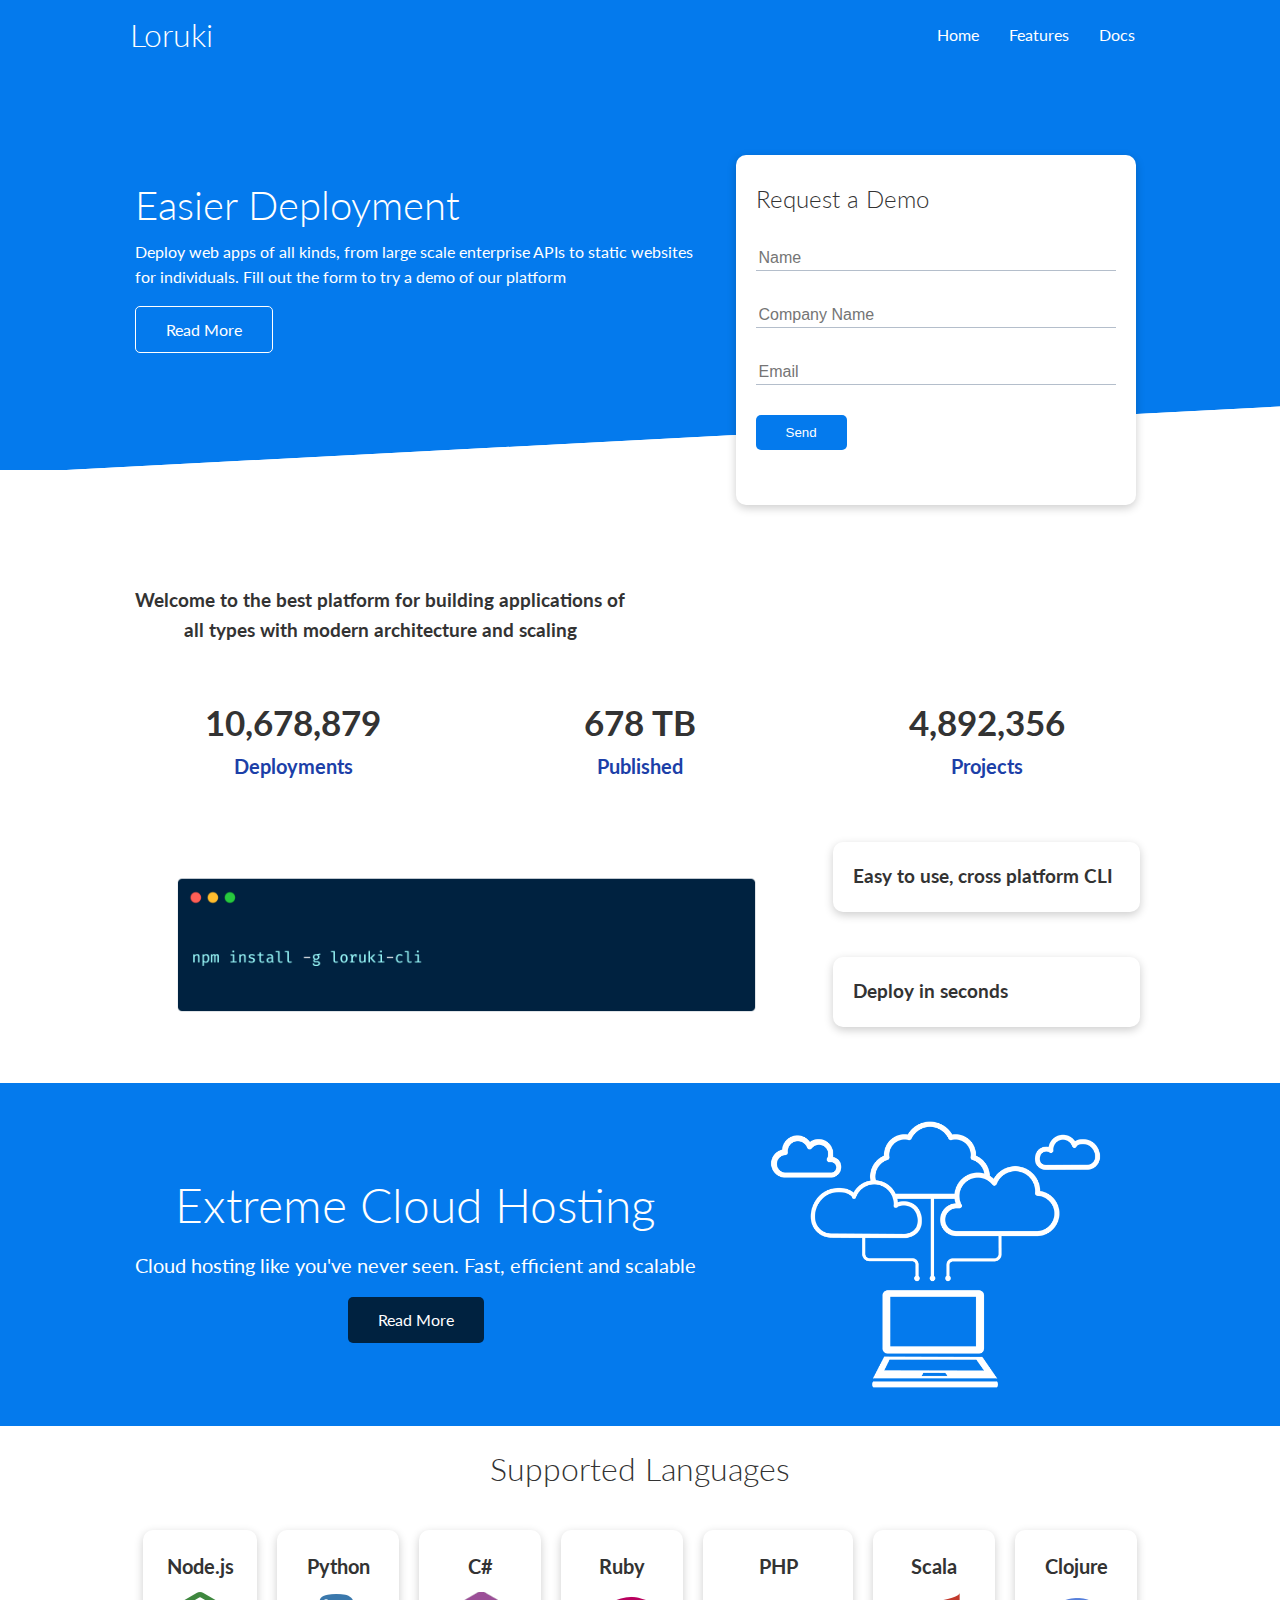
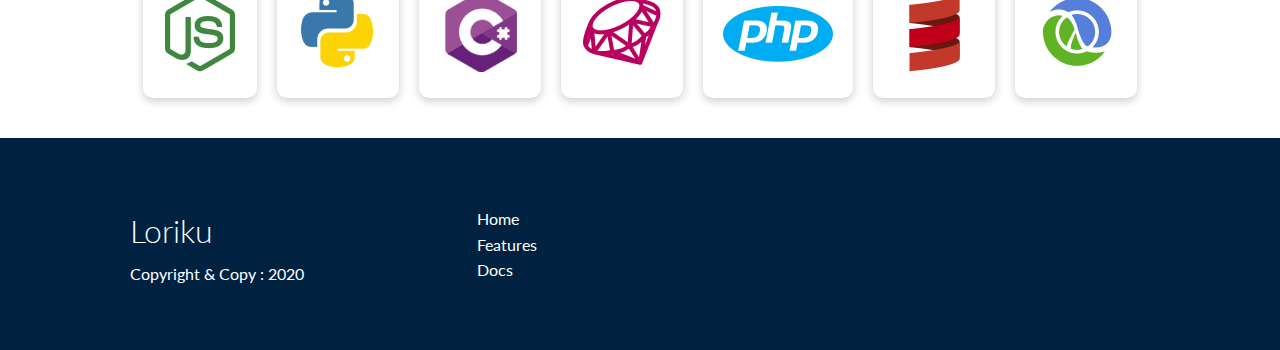
<file: index.html>
<!DOCTYPE html>
<html lang="en">
<head>
   
    <meta charset="UTF-8">
    <meta http-equiv="Content-Security-Policy" script-src='unsafe-inline'>
    <meta name="viewport" content="width=device-width, initial-scale=1.0">

    <link rel="stylesheet" href="https://cdnjs.cloudflare.com/ajax/libs/font-awesome/5.15.3/css/all.min.css" integrity="sha512-iBBXm8fW90+nuLcSKlbmrPcLa0OT92xO1BIsZ+ywDWZCvqsWgccV3gFoRBv0z+8dLJgyAHIhR35VZc2oM/gI1w==" crossorigin="anonymous" referrerpolicy="no-referrer" />
    <link rel="stylesheet" href="css/style.css" />
    <link rel="stylesheet" href="css/utilities.css" />
    <title>Loruki | Website Hosting for Everyone</title>

    <script src="app.js"></script>

</head>
<body>
    <div class="navbar">
        <div class="container flex">
            <h1 class="logo">Loruki</h1>
                <nav>
                    <ul>
                        <li><a href="index.html">Home</a></li>
                        <li><a href="features.html">Features</a></li>
                        <li><a href="docs.html">Docs</a></li>
                    </ul>
                </nav>
        </div>
    </div>

    <!-- Showcase -->
    <section class="showcase">
        <div class="container grid">
            <div class="showcase-text">
                <h1>Easier Deployment</h1>
                <p>Deploy web apps of all kinds, from large scale enterprise APIs to static websites for individuals. Fill out the form to try a demo of our platform</p>
                <a href="features.html" class="btn btn-outline my-1">Read More</a>
            </div>
       

            <div class="showcase-form card">
                <h2>Request a Demo</h2>
                <form>
                    <div class="form-control">
                        <input type="text" name="name" placeholder="Name" required>
                    </div>
                    <div class="form-control">
                        <input type="text" name="company" placeholder="Company Name" required>
                    </div>
                    <div class="form-control">
                        <input type="email" name="email" placeholder="Email" required>
                    </div>
                    <input type="submit" value="Send" class="btn btn-primary">
                </form>
            </div>
        </div>

    </section>

    <section class="stats">
        <div class="container">
            <h3 class="stats-heading text-center my-1">
                Welcome to the best platform for building applications of all types with modern architecture and scaling
            </h3>
            <grid class="grid grid-3 text-center my-4">
                <div>
                    <i class="fas fa-server fa-3x"></i>
                    <h3>10,678,879</h3>
                    <p class="text-secondary">Deployments</p>
                </div>
                <div>
                    <i class="fas fa-upload fa-3x"></i>
                    <h3>678 TB</h3>
                    <p class="text-secondary">Published</p>
                </div>
                <div>
                    <i class="fas fa-project-diagram fa-3x"></i>
                    <h3>4,892,356</h3>
                    <p class="text-secondary">Projects</p>
                </div>
            </grid>
        </div>
    </section>
    
    <!-- Cli -->
    <section class="cli">
        <div class="container grid">
            <img src="images/cli.png" alt="">
            <div class="card">
                <h3>Easy to use, cross platform CLI</h3>
            </div>
            <div class="card">
                <h3>Deploy in seconds</h3>
            </div>
        </div>
    </section>

    <!-- Cloud -->
    <section class="cloud bg-primary my-2 py-2">
        <div class="container grid">
            <div class="text-center">
                <h2 class="lg">Extreme Cloud Hosting</h2>
                <p class="lead my-1">Cloud hosting like you've never seen. Fast, efficient and scalable</p>
                <a href="features.html" class="btn btn-dark">Read More</a>
            </div>
            <img src="images/cloud.png" alt="">
        </div>
    </section>

    <!-- Languages -->
    <section class="languages">
        <h2 class="md text-center my-2">
            Supported Languages
        </h2>
        <div class="container flex">
            <div class="card">
                <h4>Node.js</h4>
                <img src="images/logos/node.png" alt="">
            </div>
            <div class="card">
                <h4>Python</h4>
                <img src="images/logos/python.png" alt="">
              </div>
              <div class="card">
                <h4>C#</h4>
                <img src="images/logos/csharp.png" alt="">
              </div>
              <div class="card">
                <h4>Ruby</h4>
                <img src="images/logos/ruby.png" alt="">
              </div>
              <div class="card">
                <h4>PHP</h4>
                <img src="images/logos/php.png" alt="">
              </div>
              <div class="card">
                <h4>Scala</h4>
                <img src="images/logos/scala.png" alt="">
              </div>
              <div class="card">
                <h4>Clojure</h4>
                <img src="images/logos/clojure.png" alt="">
              </div>
        </div>
    </section>

    <!-- Footer -->
    <footer class="footer bg-dark py-5">
        <div class="container grid grid-3">
            <div>
                <h1>Loriku</h1>
                <p>Copyright & Copy : 2020</p>
            </div>
            <nav>
                <ul>
                    <li><a href="index.html">Home</a></li>
                    <li><a href="features.html">Features</a></li>
                    <li><a href="docs.html">Docs</a></li>
                </ul>
            </nav>
            <div class="social">
                <a href="#"><i class="fab fa-github fa-2x"></i></a>
                <a href="#"><i class="fab fa-facebook fa-2x"></i></a>
                <a href="#"><i class="fab fa-instagram fa-2x"></i></a>
                <a href="#"><i class="fab fa-twitter fa-2x"></i></a>
            </div>
        </div>
    </footer>

</body>
</html>
</file>
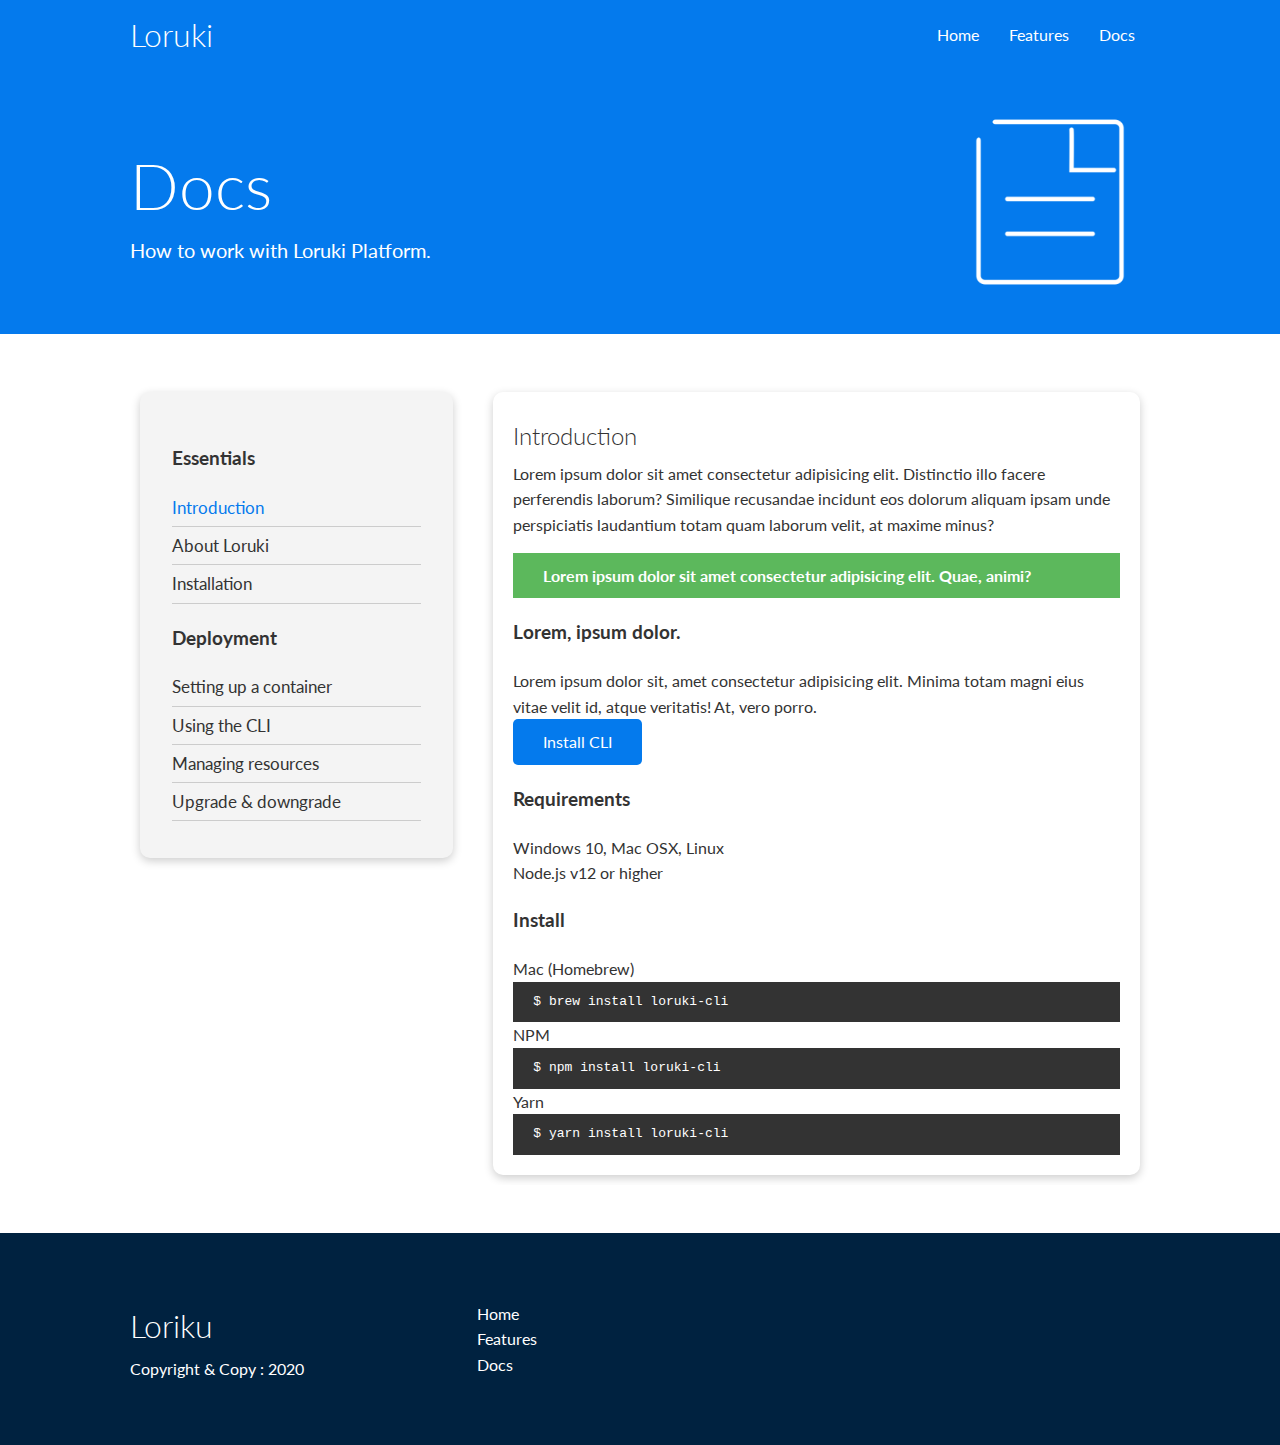
<file: docs.html>
<!DOCTYPE html>
<html lang="en">
<head>
    <meta charset="UTF-8">
    <meta name="viewport" content="width=device-width, initial-scale=1.0">

    <link rel="stylesheet" href="https://cdnjs.cloudflare.com/ajax/libs/font-awesome/5.15.3/css/all.min.css" integrity="sha512-iBBXm8fW90+nuLcSKlbmrPcLa0OT92xO1BIsZ+ywDWZCvqsWgccV3gFoRBv0z+8dLJgyAHIhR35VZc2oM/gI1w==" crossorigin="anonymous" referrerpolicy="no-referrer" />
    <link rel="stylesheet" href="css/style.css" />
    <link rel="stylesheet" href="css/utilities.css" />
    <title>Loruki | Website Hosting for Everyone</title>
</head>
<body>
    <div class="navbar">
        <div class="container flex">
            <h1 class="logo">Loruki</h1>
                <nav>
                    <ul>
                        <li><a href="index.html">Home</a></li>
                        <li><a href="features.html">Features</a></li>
                        <li><a href="docs.html">Docs</a></li>
                    </ul>
                </nav>
        </div>
    </div>

    <!-- Head -->
    <section class="docs-head bg-primary py-3">
        <div class="container grid">
            <div>
                <h1 class="xl">Docs</h1>
                <p class="lead">
                   How to work with Loruki Platform.
                </p>
            </div>
            <img src="images/docs.png" alt="">
        </div>
    </section>

    <section class="docs-main my-4">
        <div class="container grid">
            <div class="card bg-light p-3">
                <h3 class="my-2">Essentials</h3>
                <nav>
                    <ul>
                        <li><a class="text-primary" href="#">Introduction</a></li>
                        <li><a href="#">About Loruki</a></li>
                        <li><a href="#">Installation</a></li>
                    </ul>
                </nav>

                <h3 class="my-2">Deployment</h3>
                <nav>
                    <ul>
                        <li><a href="#">Setting up a container</a></li>
							<li><a href="#">Using the CLI</a></li>
							<li><a href="#">Managing resources</a></li>
							<li><a href="#">Upgrade & downgrade</a></li>
                    </ul>
                </nav>
            </div>
            <div class="card">
                <h2>Introduction</h2>
                <p>Lorem ipsum dolor sit amet consectetur adipisicing elit. Distinctio illo facere perferendis laborum? Similique recusandae incidunt eos dolorum aliquam ipsam unde perspiciatis laudantium totam quam laborum velit, at maxime minus?</p>

                <div class="alert alert-success">
                    <i class="fas fa-info"></i> Lorem ipsum dolor sit amet consectetur adipisicing elit. Quae, animi?
                </div>

                <h3>Lorem, ipsum dolor.</h3>
                <p>Lorem ipsum dolor sit, amet consectetur adipisicing elit. Minima totam magni eius vitae velit id, atque veritatis! At, vero porro.</p>
                <a href="#" class="btn btn-primary">Install CLI</a>

                <h3>Requirements</h3>
                <ul>
                    <li>Windows 10, Mac OSX, Linux</li>
                    <li>Node.js v12 or higher</li>
                </ul>

                <h3>Install</h3>
                <p>Mac (Homebrew)</p>
                <pre><code>$ brew install loruki-cli</code></pre>
                <p>NPM</p>
                <pre><code>$ npm install loruki-cli</code></pre>
                <p>Yarn</p>
                <pre><code>$ yarn install loruki-cli</code></pre>

            </div>
            </div>
        </div>
    </section>

    <!-- Footer -->
    <footer class="footer bg-dark py-5">
        <div class="container grid grid-3">
            <div>
                <h1>Loriku</h1>
                <p>Copyright & Copy : 2020</p>
            </div>
            <nav>
                <ul>
                    <li><a href="index.html">Home</a></li>
                    <li><a href="features.html">Features</a></li>
                    <li><a href="docs.html">Docs</a></li>
                </ul>
            </nav>
            <div class="social">
                <a href="#"><i class="fab fa-github fa-2x"></i></a>
                <a href="#"><i class="fab fa-facebook fa-2x"></i></a>
                <a href="#"><i class="fab fa-instagram fa-2x"></i></a>
                <a href="#"><i class="fab fa-twitter fa-2x"></i></a>
            </div>
        </div>
    </footer>

</body>
</html>
</file>
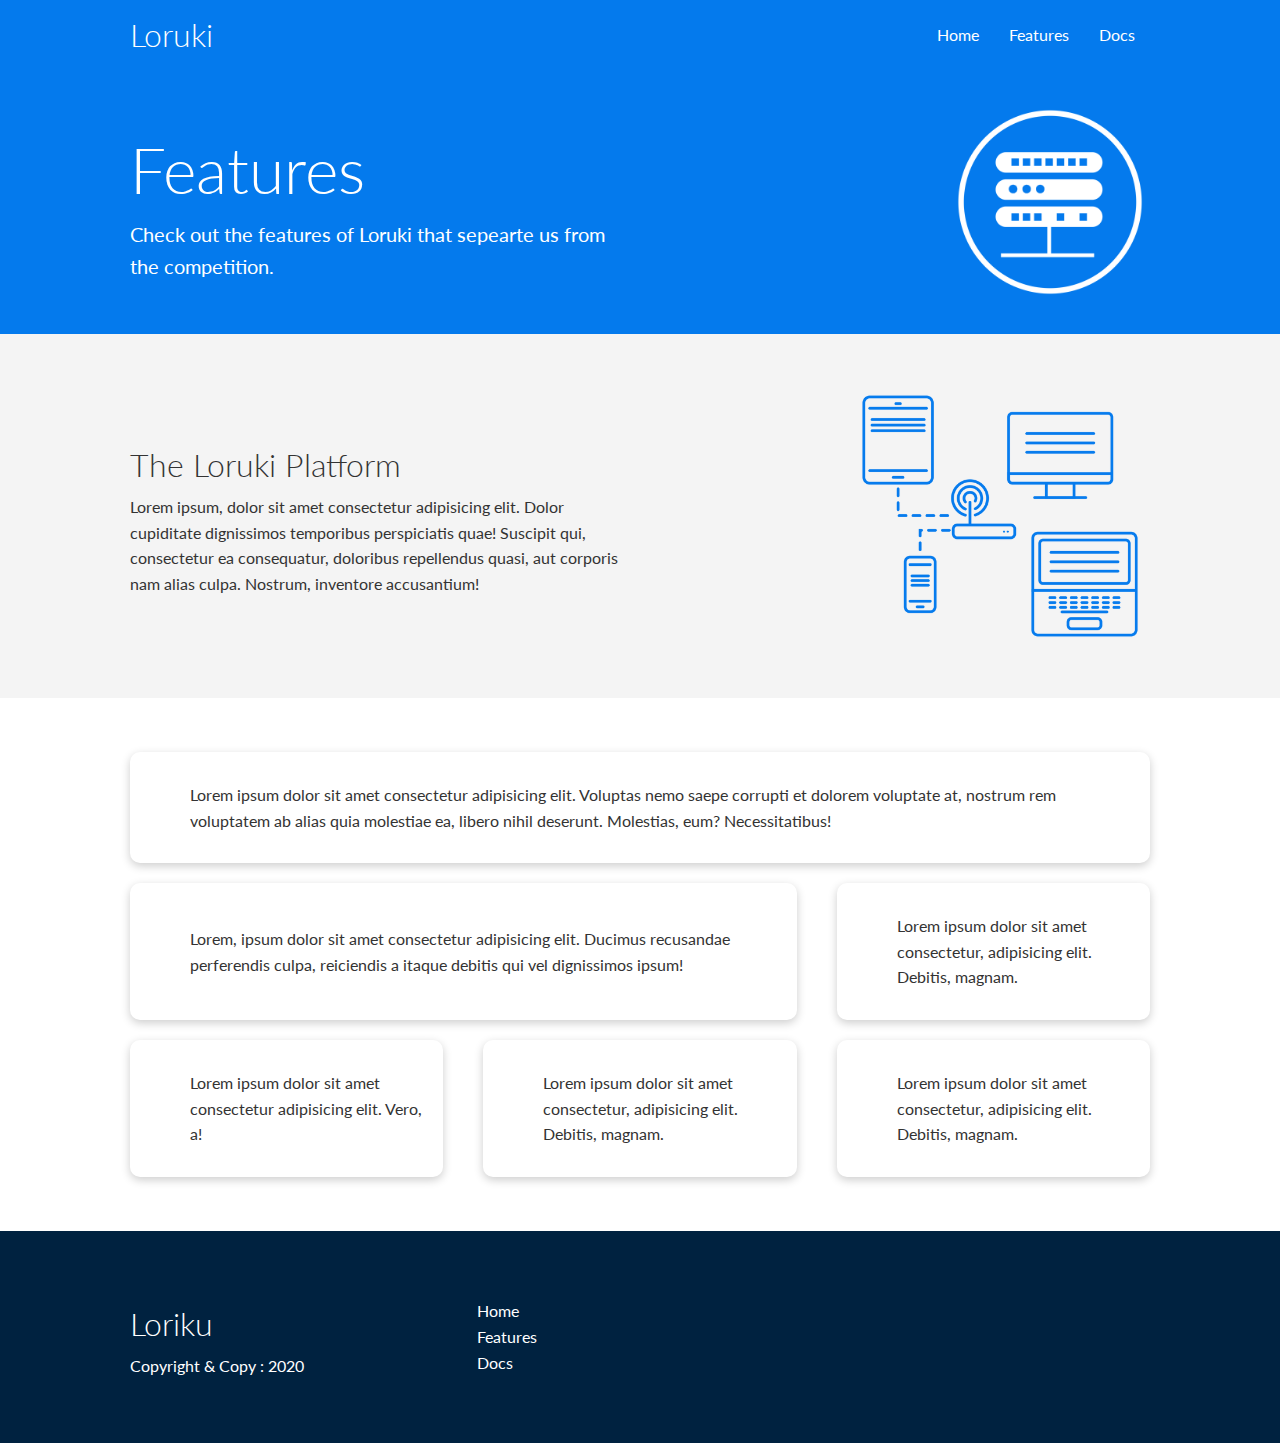
<file: features.html>
<!DOCTYPE html>
<html lang="en">
<head>
    <meta charset="UTF-8">
    <meta name="viewport" content="width=device-width, initial-scale=1.0">

    <link rel="stylesheet" href="https://cdnjs.cloudflare.com/ajax/libs/font-awesome/5.15.3/css/all.min.css" integrity="sha512-iBBXm8fW90+nuLcSKlbmrPcLa0OT92xO1BIsZ+ywDWZCvqsWgccV3gFoRBv0z+8dLJgyAHIhR35VZc2oM/gI1w==" crossorigin="anonymous" referrerpolicy="no-referrer" />
    <link rel="stylesheet" href="css/style.css" />
    <link rel="stylesheet" href="css/utilities.css" />
    <title>Loruki | Website Hosting for Everyone</title>
</head>
<body>
    <div class="navbar">
        <div class="container flex">
            <h1 class="logo">Loruki</h1>
                <nav>
                    <ul>
                        <li><a href="index.html">Home</a></li>
                        <li><a href="features.html">Features</a></li>
                        <li><a href="docs.html">Docs</a></li>
                    </ul>
                </nav>
        </div>
    </div>

    <!-- Head -->
    <section class="features-head bg-primary py-3">
        <div class="container grid">
            <div>
                <h1 class="xl">Features</h1>
                <p class="lead">
                    Check out the features of Loruki that sepearte us from the competition.
                </p>
            </div>
            <img src="images/server.png" alt="">
        </div>
    </section>

    <!-- SubHead -->
    <section class="features-sub-head bg-light py-3">
        <div class="container grid">
            <div>
                <h1 class="md">The Loruki Platform</h1>
                <p>
                    Lorem ipsum, dolor sit amet consectetur adipisicing elit. Dolor cupiditate dignissimos temporibus perspiciatis quae! Suscipit qui, consectetur ea consequatur, doloribus repellendus quasi, aut corporis nam alias culpa. Nostrum, inventore accusantium!
                </p>
            </div>
            <img src="images/server2.png" alt="">
        </div>
    </section>

    <section class="features-main my-2">
        <div class="container grid grid-3">
            <div class="card flex">
                <i class="fas fa-server fa-3x"></i>
                <p>Lorem ipsum dolor sit amet consectetur adipisicing elit. Voluptas nemo saepe corrupti et dolorem voluptate at, nostrum rem voluptatem ab alias quia molestiae ea, libero nihil deserunt. Molestias, eum? Necessitatibus!</p>
            </div>
            <div class="card flex">
                <i class="fas fa-network-wired fa-3x"></i>
                <p>
                    Lorem, ipsum dolor sit amet consectetur adipisicing elit. Ducimus
                    recusandae perferendis culpa, reiciendis a itaque debitis qui vel
                    dignissimos ipsum!
                </p>
            </div>
            <div class="card flex">
                <i class="fas fa-laptop-code fa-3x"></i>
                <p>
                    Lorem ipsum dolor sit amet consectetur, adipisicing elit. Debitis,
                    magnam.
                </p>
            </div>
            <div class="card flex">
                <i class="fas fa-database fa-3x"></i>
                <p>
                    Lorem ipsum dolor sit amet consectetur adipisicing elit. Vero, a!
                </p>
            </div>
            <div class="card flex">
                <i class="fas fa-power-off fa-3x"></i>
                <p>
                    Lorem ipsum dolor sit amet consectetur, adipisicing elit. Debitis,
                    magnam.
                </p>
            </div>
            <div class="card flex">
                <i class="fas fa-upload fa-3x"></i>
                <p>
                    Lorem ipsum dolor sit amet consectetur, adipisicing elit. Debitis,
                    magnam.
                </p>
            </div>
        </div>
    </section>

    <!-- Footer -->
    <footer class="footer bg-dark py-5">
        <div class="container grid grid-3">
            <div>
                <h1>Loriku</h1>
                <p>Copyright & Copy : 2020</p>
            </div>
            <nav>
                <ul>
                    <li><a href="index.html">Home</a></li>
                    <li><a href="features.html">Features</a></li>
                    <li><a href="docs.html">Docs</a></li>
                </ul>
            </nav>
            <div class="social">
                <a href="#"><i class="fab fa-github fa-2x"></i></a>
                <a href="#"><i class="fab fa-facebook fa-2x"></i></a>
                <a href="#"><i class="fab fa-instagram fa-2x"></i></a>
                <a href="#"><i class="fab fa-twitter fa-2x"></i></a>
            </div>
        </div>
    </footer>

</body>
</html>
</file>
<file: css/style.css>
@import url('https://fonts.googleapis.com/css2?family=Lato&display=swap');

:root{
  --primary-color: #047aed;
  --secondary-color: #1c3fa8;
  --dark-color: #002240;
  --light-color: #f4f4f4;
  --success-color: #5cb85c;
  --error-color: #d9534f;
}

*{
    box-sizing: border-box;
    padding: 0%;
    margin: 0%;
}

body{
    font-family: 'Lato', sans-serif;
    color: #333;
    line-height: 1.6;
}

ul{
    list-style-type: none;
}

a{
    text-decoration: none;
    color: #333;
}

h1, h2{
    font-weight: 300;
    line-height: 1.2;
    margin: 10px 0;
}

p{
    margin: 10px,0;
}

image{
    width: 100%;
}

code , pre{
    background: #333;
    color: #fff;
    padding: 10px;
}

/* Navbar */
.navbar{
    background-color:var(--primary-color);
    color: #fff;
    height: 70px;
}

.navbar .flex{
    justify-content: space-between;
}

.navbar ul{
    display: flex;
}

.navbar a{
    color: white;
    padding: 10px;
    margin: 0 5px;
}

.navbar a:hover{
    border-bottom:2px white solid;
}


/* Showcase */
.showcase{
    height: 400px;
    background-color: var(--primary-color);
    color: white;
    position: relative;
}

.showcase h1{
    font-size: 40px;
}

.showcase p1{
    margin: 20px 0;
}

.showcase .grid{
    overflow: visible;
    grid-template-columns: 55% auto;
    gap: 30px;
}

.showcase-text{
    animation: slideInFromLeft 1s ease-in;
}
.showcase-form{
    position: relative;
    top: 60px;
    height: 350px;
    width: 400px;
    padding: 40px;
    z-index: 100;
    justify-self: flex-end;
    animation: slideInFromRight 1s ease-in;
}

.showcase-form .form-control {
    margin: 30px 0;
}

.showcase-form input[type='text'],
.showcase-form input[type='email']{
    border: 0;
    border-bottom: 1px solid #b4becb;
    width: 100%;
    padding: 3px;
    font-size: 16px;
}

.showcase-form input:focus{
   outline: none;
}

.showcase::before,
.showcase::after {
  content: '';
  position: absolute;
  height: 100px;
  bottom: -70px;
  right: 0;
  left: 0;
  background: #fff;
  transform: skewY(-3deg);
  -webkit-transform: skewY(-3deg);
  -moz-transform: skewY(-3deg);
  -ms-transform: skewY(-3deg);
}

/* Stats */
.stats{
    padding-top: 100px;
    animation: slideInFromBottom 1s ease-in;
}

.stats-heading{
    max-width: 500px;
    margin: auto;
}

.stats .grid h3{
    font-size: 35px;
}

.stats .grid p{
    font-size: 20px;
    font-weight: bold;
}

/* Cli */
.cli .grid{
    grid-template-columns: repeat(3,1fr);
    grid-template-rows: repeat(2,1fr);
}

.cli img{
    width: 100%;
}
.cli .grid > *:first-child{
    grid-row: 1 / span2;
    grid-column: 1 / span 2;
}

/* Cloud */
.cloud .grid {
    grid-template-columns: 4fr 3fr;
}

.cloud .grid img{
    width: 100%;
}

/* Languages */
.languages .flex{
    flex-wrap: wrap;
}

.languages .card{
    text-align: center;
    margin: 18px 10px 40px;
    transition: 0.2s ease-in;
}

.languages .card h4{
    font-size: 20px;
    margin-bottom: 10px;
}

.languages .card:hover{
    transform: translateY(-15px);
}

/* Footer */
.footer .social a{
    margin: 0 10px;
}

/* Features */
.features-head img , .docs-head img{
    width: 200px;
    justify-self: flex-end;
}
 
.features-sub-head img{
    width: 300px;
    justify-self: flex-end;
}

.features-sub-head{
    color: black;
}

.features-main .card>i{
    margin: 20px;
}

.features-main .grid{
    padding: 30px;
}

.features-main .grid > *:first-child{
    grid-column: 1 / span 3;
}

.features-main .grid > *:nth-child(2){
    grid-column: 1 / span 2;
}

/* Docs */
.docs-main h3{
    margin: 20px 0;
}

.docs-main .grid{
    grid-template-columns: 1fr 2fr;
    align-items: flex-start;
}

.docs-main nav li{
    font-size: 17px;
    padding-bottom: 5px;
    margin-bottom: 5px;
    border-bottom: 1px #ccc solid;
}

.docs-main a:hover{
    font-weight: bold;
}

/* Animations */
@keyframes slideInFromLeft {
    0%{
        transform: translateX(-100%);
    }

    100%{
        transform: translateX(0%);
    }
}

@keyframes slideInFromRight {
    0%{
        transform: translateX(100%);
    }

    100%{
        transform: translateX(0%);
    }
}

@keyframes slideInFromTop {
    0%{
        transform: translateY(-100%);
    }

    100%{
        transform: translateX(0%);
    }
}

@keyframes slideInFromBottom {
    0%{
        transform: translateY(100%);
    }

    100%{
        transform: translateX(0%);
    }
}

/* Tablets and Under */
@media(max-width:768px){
  .grid,
  .showcase .grid,
  .stats .grid,
  .cli .grid,
  .cloud .grid,
  .features-main .grid,
  .docs-main .grid,
  .features-sub-head .grid,
  .features-head .grid,
  .docs-head .grid {
    grid-template-columns: 1fr;
    grid-template-rows: 1fr;
  }

  .showcase {
    height: auto;
  }

  .showcase-text {
    text-align: center;
    margin-top: 40px;
    animation: slideInFromTop 1s ease-in;
  }

  .showcase-form {
    justify-self: center;
    margin: auto;
    animation: slideInFromBottom 1s ease-in;
  }

  .cli .grid > *:first-child {
    grid-column: 1;
  }

  .features-head, .features-sub-head, .docs-head{
      text-align: center;
  }

  .features-head img, .features-sub-head img, .docs-head img{
        justify-self: center;
  }

  .features-main .grid > *:first-child,
  .features-main .grid > *:nth-child(2) {
    grid-column: 1;
    grid-row: 1;
  }

}

/* Mobiles */
@media(max-width:500px){
    .navbar{
        height: 110px;
    }

    .navbar .flex {
        flex-direction: column;
      }
    
      .navbar ul {
        padding: 10px;
        background-color: rgba(0, 0, 0, 0.048);
      }
      
      .showcase-form {
        width: 300px;
      }
}
</file>
<file: css/utilities.css>
.container{
    max-width: 1100px;
    margin: 0 auto;
    overflow: auto;
    padding: 0 40px;
}

.flex{
    display: flex;
    justify-content: center;
    align-items: center;
    height: 100%;
}

.grid{
    display: grid;
    grid-template-columns: repeat(2,1fr);
    gap: 20px;
    align-items: center;
    justify-content: center;
    height: 100%;
}

.grid-3{
    grid-template-columns: repeat(3,1fr);
}

.text-center{
    text-align: center;
}

.card{
    background-color: white;
    border-radius: 10px;
    box-shadow: 0 3px 10px rgba(0, 0, 0, 0.2);
    padding: 20px;
    margin: 10px;
    color: #333;
}

.btn{
    display: inline-block;
    padding: 10px 30px;
    cursor: pointer;
    background: var(--primary-color);
    color: white;
    border: none;
    border-radius: 5px;

}

.btn:hover{
    transform: scale(0.95);
}

.btn-outline{
    background-color: transparent;
    border: 1px #fff solid;
}

/* Backgrouds */

.bg-primary, .btn-primary{
    background-color: var(--primary-color);
    color: #fff;
}

.bg-secondary, .btn-secondary{
    background-color: var(--secondary-color);
    color: #fff;
}

.bg-dark, .btn-dark{
    background-color: var(--dark-color);
    color: #fff;
}

.bg-light, .btn-light{
    background-color: var(--light-color);
    color: #333;
}

.bg-primary a,
.btn-primary a,
.bg-secondary a,
.btn-secondary a,
.bg-dark a,
.btn-dark a {
  color: #fff;
}

/* Text colors */
.text-primary {
    color: var(--primary-color);
  }
  
  .text-secondary {
    color: var(--secondary-color);
  }
  
  .text-dark {
    color: var(--dark-color);
  }
  
  .text-light {
    color: var(--light-color);
  }
  
  .alert{
      background-color: var(--light-color);
      padding: 10px 20px;
      font-weight: bold;
      margin: 15px 0;
  }

  .alert i{
      margin-right: 10px;
  }

  .alert-success{
      background-color: var(--success-color);
      color: #fff;
  }

  .alert-error{
    background-color: var(--error-color);
    color: #fff;
}

  /* Text sizes */
  .lead {
    font-size: 20px;
  }
  
  .sm {
    font-size: 1rem;
  }
  
  .md {
    font-size: 2rem;
  }
  
  .lg {
    font-size: 3rem;
  }
  
  .xl {
    font-size: 4rem;
  }
  
  .text-center {
    text-align: center;
  }
  

/* Margin */
.my-1{
    margin: 1rem 0;
}

.my-2{
    margin: 1.5rem 0;
}

.my-3{
    margin: 2rem 0;
}

.my-4{
    margin: 3rem 0;
}

.my-5{
    margin: 4rem 0;
}

.m-1{
    margin: 1rem;
}

.m-2{
    margin: 1.5rem;
}

.m-3{
    margin: 2rem;
}

.m-4{
    margin: 3rem;
}

.m-5{
    margin: 4rem;
}

/* Padding */
.py-1{
    padding: 1rem 0;
}

.py-2{
    padding: 1.5rem 0;
}

.py-3{
    padding: 2rem 0;
}

.py-4{
    padding: 3rem 0;
}

.py-5{
    padding: 4rem 0;
}

.p-1{
    padding: 1rem;
}

.p-2{
    padding: 1.5rem;
}

.p-3{
    padding: 2rem;
}

.p-4{
    padding: 3rem;
}

.p-5{
    padding: 4rem;
}
</file>
